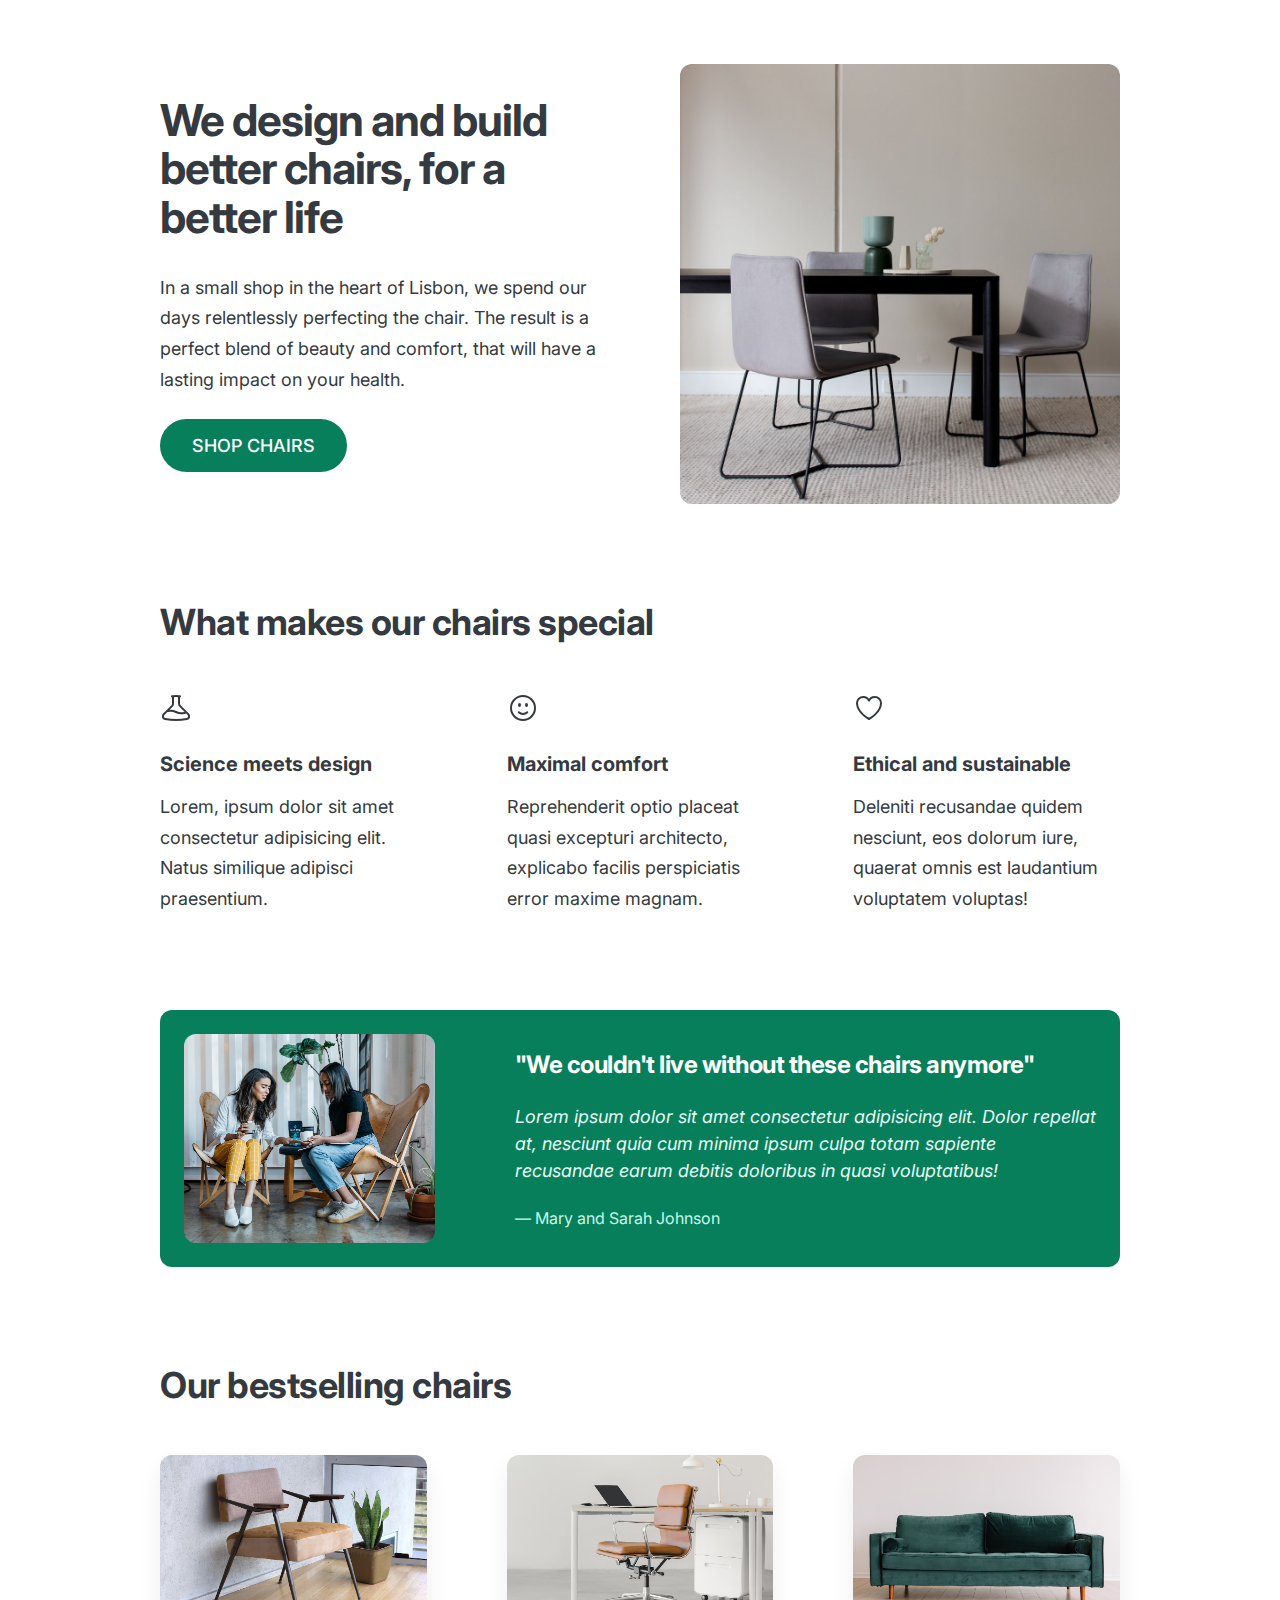
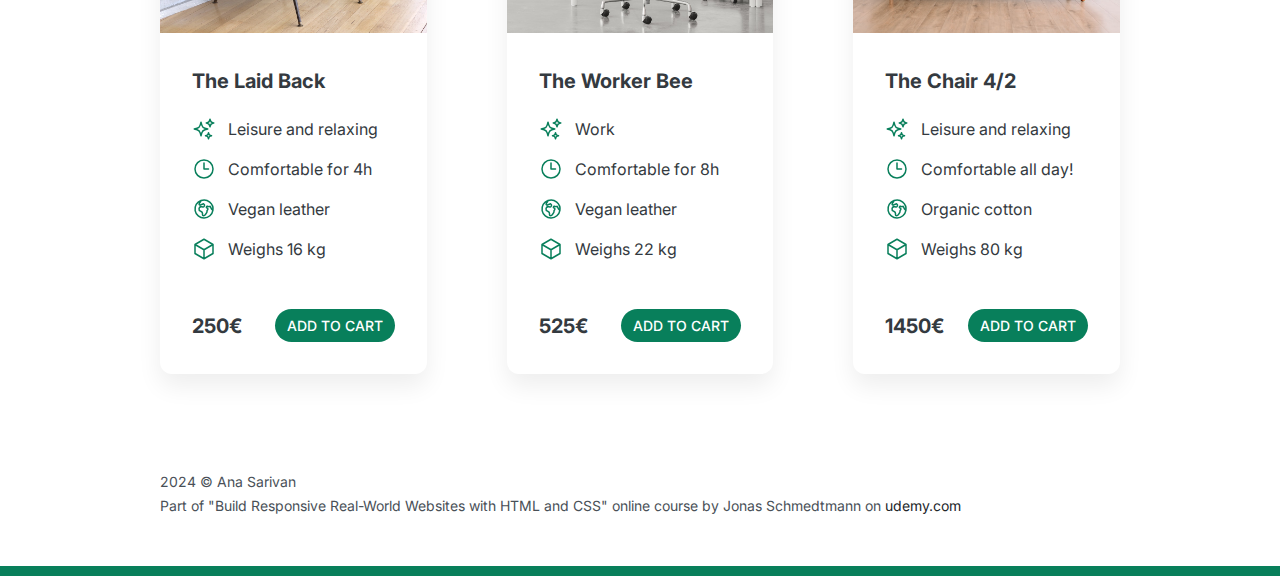
<file: index.html>
<!DOCTYPE html>
<html lang="en">
  <head>
    <meta charset="UTF-8" />
    <meta http-equiv="X-UA-Compatible" content="IE=edge" />
    <meta name="viewport" content="width=device-width, initial-scale=1.0" />
    <link rel="preconnect" href="https://fonts.googleapis.com" />
    <link rel="preconnect" href="https://fonts.gstatic.com" crossorigin />
    <link
      href="https://fonts.googleapis.com/css2?family=Inter:wght@100..900&family=Libre+Baskerville&family=Nunito+Sans:ital,opsz,wght@0,6..12,200..1000;1,6..12,200..1000&display=swap"
      rel="stylesheet"
    />

    <link rel="stylesheet" href="style.css" />
    <title>Chair Shop</title>
  </head>
  <body>
    <div class="container">
      <header>
        <div class="header-text-box">
          <h1>We design and build better chairs, for a better life</h1>
          <p class="header-text">
            In a small shop in the heart of Lisbon, we spend our days
            relentlessly perfecting the chair. The result is a perfect blend of
            beauty and comfort, that will have a lasting impact on your health.
          </p>
          <a class="btn btn--big" href="#">Shop chairs</a>
        </div>
        <img src="img/hero.jpg" alt="Photo" />
      </header>

      <section>
        <h2>What makes our chairs special</h2>
        <div class="grid-3-cols">
          <div>
            <svg
              xmlns="http://www.w3.org/2000/svg"
              fill="none"
              viewBox="0 0 24 24"
              stroke-width="1.5"
              stroke="currentColor"
              class="features-icon"
            >
              <path
                stroke-linecap="round"
                stroke-linejoin="round"
                d="M9.75 3.104v5.714a2.25 2.25 0 0 1-.659 1.591L5 14.5M9.75 3.104c-.251.023-.501.05-.75.082m.75-.082a24.301 24.301 0 0 1 4.5 0m0 0v5.714c0 .597.237 1.17.659 1.591L19.8 15.3M14.25 3.104c.251.023.501.05.75.082M19.8 15.3l-1.57.393A9.065 9.065 0 0 1 12 15a9.065 9.065 0 0 0-6.23-.693L5 14.5m14.8.8 1.402 1.402c1.232 1.232.65 3.318-1.067 3.611A48.309 48.309 0 0 1 12 21c-2.773 0-5.491-.235-8.135-.687-1.718-.293-2.3-2.379-1.067-3.61L5 14.5"
              />
            </svg>

            <p class="features-title"><strong>Science meets design</strong></p>
            <p class="features-text">
              Lorem, ipsum dolor sit amet consectetur adipisicing elit. Natus
              similique adipisci praesentium.
            </p>
          </div>

          <div>
            <svg
              xmlns="http://www.w3.org/2000/svg"
              fill="none"
              viewBox="0 0 24 24"
              stroke-width="1.5"
              stroke="currentColor"
              class="features-icon"
            >
              <path
                stroke-linecap="round"
                stroke-linejoin="round"
                d="M15.182 15.182a4.5 4.5 0 0 1-6.364 0M21 12a9 9 0 1 1-18 0 9 9 0 0 1 18 0ZM9.75 9.75c0 .414-.168.75-.375.75S9 10.164 9 9.75 9.168 9 9.375 9s.375.336.375.75Zm-.375 0h.008v.015h-.008V9.75Zm5.625 0c0 .414-.168.75-.375.75s-.375-.336-.375-.75.168-.75.375-.75.375.336.375.75Zm-.375 0h.008v.015h-.008V9.75Z"
              />
            </svg>

            <p class="features-title">
              <strong>Maximal comfort</strong>
            </p>
            <p class="features-text">
              Reprehenderit optio placeat quasi excepturi architecto, explicabo
              facilis perspiciatis error maxime magnam.
            </p>
          </div>

          <div>
            <svg
              xmlns="http://www.w3.org/2000/svg"
              fill="none"
              viewBox="0 0 24 24"
              stroke-width="1.5"
              stroke="currentColor"
              class="features-icon"
            >
              <path
                stroke-linecap="round"
                stroke-linejoin="round"
                d="M21 8.25c0-2.485-2.099-4.5-4.688-4.5-1.935 0-3.597 1.126-4.312 2.733-.715-1.607-2.377-2.733-4.313-2.733C5.1 3.75 3 5.765 3 8.25c0 7.22 9 12 9 12s9-4.78 9-12Z"
              />
            </svg>

            <p class="features-title">
              <strong>Ethical and sustainable</strong>
            </p>
            <p class="features-text">
              Deleniti recusandae quidem nesciunt, eos dolorum iure, quaerat
              omnis est laudantium voluptatem voluptas!
            </p>
          </div>
        </div>
      </section>

      <section class="testimonial-section">
        <div class="grid-3-cols">
          <img src="img/customers.jpg" alt="People sitting on chairs" />
          <div class="testimonial-box">
            <h2>"We couldn't live without these chairs anymore"</h2>
            <blockquote class="testimonial-text">
              Lorem ipsum dolor sit amet consectetur adipisicing elit. Dolor
              repellat at, nesciunt quia cum minima ipsum culpa totam sapiente
              recusandae earum debitis doloribus in quasi voluptatibus!
            </blockquote>
            <p class="testimonial-author">&mdash; Mary and Sarah Johnson</p>
          </div>
        </div>
      </section>

      <section>
        <h2>Our bestselling chairs</h2>
        <div class="grid-3-cols">
          <figure class="chair">
            <img src="img/chair-1.jpg" alt="Chair" />
            <div class="chair-box">
              <h3>The Laid Back</h3>
              <ul class="chair-details">
                <li>
                  <svg
                    xmlns="http://www.w3.org/2000/svg"
                    fill="none"
                    viewBox="0 0 24 24"
                    stroke-width="1.5"
                    stroke="currentColor"
                    class="chair-icon"
                  >
                    <path
                      stroke-linecap="round"
                      stroke-linejoin="round"
                      d="M9.813 15.904 9 18.75l-.813-2.846a4.5 4.5 0 0 0-3.09-3.09L2.25 12l2.846-.813a4.5 4.5 0 0 0 3.09-3.09L9 5.25l.813 2.846a4.5 4.5 0 0 0 3.09 3.09L15.75 12l-2.846.813a4.5 4.5 0 0 0-3.09 3.09ZM18.259 8.715 18 9.75l-.259-1.035a3.375 3.375 0 0 0-2.455-2.456L14.25 6l1.036-.259a3.375 3.375 0 0 0 2.455-2.456L18 2.25l.259 1.035a3.375 3.375 0 0 0 2.456 2.456L21.75 6l-1.035.259a3.375 3.375 0 0 0-2.456 2.456ZM16.894 20.567 16.5 21.75l-.394-1.183a2.25 2.25 0 0 0-1.423-1.423L13.5 18.75l1.183-.394a2.25 2.25 0 0 0 1.423-1.423l.394-1.183.394 1.183a2.25 2.25 0 0 0 1.423 1.423l1.183.394-1.183.394a2.25 2.25 0 0 0-1.423 1.423Z"
                    />
                  </svg>
                  <span>Leisure and relaxing</span>
                </li>
                <li>
                  <svg
                    xmlns="http://www.w3.org/2000/svg"
                    fill="none"
                    viewBox="0 0 24 24"
                    stroke-width="1.5"
                    stroke="currentColor"
                    class="chair-icon"
                  >
                    <path
                      stroke-linecap="round"
                      stroke-linejoin="round"
                      d="M12 6v6h4.5m4.5 0a9 9 0 1 1-18 0 9 9 0 0 1 18 0Z"
                    />
                  </svg>
                  <span>Comfortable for 4h</span>
                </li>
                <li>
                  <svg
                    xmlns="http://www.w3.org/2000/svg"
                    fill="none"
                    viewBox="0 0 24 24"
                    stroke-width="1.5"
                    stroke="currentColor"
                    class="chair-icon"
                  >
                    <path
                      stroke-linecap="round"
                      stroke-linejoin="round"
                      d="m20.893 13.393-1.135-1.135a2.252 2.252 0 0 1-.421-.585l-1.08-2.16a.414.414 0 0 0-.663-.107.827.827 0 0 1-.812.21l-1.273-.363a.89.89 0 0 0-.738 1.595l.587.39c.59.395.674 1.23.172 1.732l-.2.2c-.212.212-.33.498-.33.796v.41c0 .409-.11.809-.32 1.158l-1.315 2.191a2.11 2.11 0 0 1-1.81 1.025 1.055 1.055 0 0 1-1.055-1.055v-1.172c0-.92-.56-1.747-1.414-2.089l-.655-.261a2.25 2.25 0 0 1-1.383-2.46l.007-.042a2.25 2.25 0 0 1 .29-.787l.09-.15a2.25 2.25 0 0 1 2.37-1.048l1.178.236a1.125 1.125 0 0 0 1.302-.795l.208-.73a1.125 1.125 0 0 0-.578-1.315l-.665-.332-.091.091a2.25 2.25 0 0 1-1.591.659h-.18c-.249 0-.487.1-.662.274a.931.931 0 0 1-1.458-1.137l1.411-2.353a2.25 2.25 0 0 0 .286-.76m11.928 9.869A9 9 0 0 0 8.965 3.525m11.928 9.868A9 9 0 1 1 8.965 3.525"
                    />
                  </svg>
                  <span>Vegan leather</span>
                </li>
                <li>
                  <svg
                    xmlns="http://www.w3.org/2000/svg"
                    fill="none"
                    viewBox="0 0 24 24"
                    stroke-width="1.5"
                    stroke="currentColor"
                    class="chair-icon"
                  >
                    <path
                      stroke-linecap="round"
                      stroke-linejoin="round"
                      d="m21 7.5-9-5.25L3 7.5m18 0-9 5.25m9-5.25v9l-9 5.25M3 7.5l9 5.25M3 7.5v9l9 5.25m0-9v9"
                    />
                  </svg>
                  <span>Weighs 16 kg</span>
                </li>
              </ul>
              <div class="chair-price">
                <strong>250€</strong>
                <a href="#" class="btn btn--small">Add to cart</a>
              </div>
            </div>
          </figure>

          <figure class="chair">
            <img src="img/chair-2.jpg" alt="Chair" />
            <div class="chair-box">
              <h3>The Worker Bee</h3>
              <ul class="chair-details">
                <li>
                  <svg
                    xmlns="http://www.w3.org/2000/svg"
                    fill="none"
                    viewBox="0 0 24 24"
                    stroke-width="1.5"
                    stroke="currentColor"
                    class="chair-icon"
                  >
                    <path
                      stroke-linecap="round"
                      stroke-linejoin="round"
                      d="M9.813 15.904 9 18.75l-.813-2.846a4.5 4.5 0 0 0-3.09-3.09L2.25 12l2.846-.813a4.5 4.5 0 0 0 3.09-3.09L9 5.25l.813 2.846a4.5 4.5 0 0 0 3.09 3.09L15.75 12l-2.846.813a4.5 4.5 0 0 0-3.09 3.09ZM18.259 8.715 18 9.75l-.259-1.035a3.375 3.375 0 0 0-2.455-2.456L14.25 6l1.036-.259a3.375 3.375 0 0 0 2.455-2.456L18 2.25l.259 1.035a3.375 3.375 0 0 0 2.456 2.456L21.75 6l-1.035.259a3.375 3.375 0 0 0-2.456 2.456ZM16.894 20.567 16.5 21.75l-.394-1.183a2.25 2.25 0 0 0-1.423-1.423L13.5 18.75l1.183-.394a2.25 2.25 0 0 0 1.423-1.423l.394-1.183.394 1.183a2.25 2.25 0 0 0 1.423 1.423l1.183.394-1.183.394a2.25 2.25 0 0 0-1.423 1.423Z"
                    />
                  </svg>
                  <span>Work</span>
                </li>
                <li>
                  <svg
                    xmlns="http://www.w3.org/2000/svg"
                    fill="none"
                    viewBox="0 0 24 24"
                    stroke-width="1.5"
                    stroke="currentColor"
                    class="chair-icon"
                  >
                    <path
                      stroke-linecap="round"
                      stroke-linejoin="round"
                      d="M12 6v6h4.5m4.5 0a9 9 0 1 1-18 0 9 9 0 0 1 18 0Z"
                    />
                  </svg>
                  <span>Comfortable for 8h</span>
                </li>
                <li>
                  <svg
                    xmlns="http://www.w3.org/2000/svg"
                    fill="none"
                    viewBox="0 0 24 24"
                    stroke-width="1.5"
                    stroke="currentColor"
                    class="chair-icon"
                  >
                    <path
                      stroke-linecap="round"
                      stroke-linejoin="round"
                      d="m20.893 13.393-1.135-1.135a2.252 2.252 0 0 1-.421-.585l-1.08-2.16a.414.414 0 0 0-.663-.107.827.827 0 0 1-.812.21l-1.273-.363a.89.89 0 0 0-.738 1.595l.587.39c.59.395.674 1.23.172 1.732l-.2.2c-.212.212-.33.498-.33.796v.41c0 .409-.11.809-.32 1.158l-1.315 2.191a2.11 2.11 0 0 1-1.81 1.025 1.055 1.055 0 0 1-1.055-1.055v-1.172c0-.92-.56-1.747-1.414-2.089l-.655-.261a2.25 2.25 0 0 1-1.383-2.46l.007-.042a2.25 2.25 0 0 1 .29-.787l.09-.15a2.25 2.25 0 0 1 2.37-1.048l1.178.236a1.125 1.125 0 0 0 1.302-.795l.208-.73a1.125 1.125 0 0 0-.578-1.315l-.665-.332-.091.091a2.25 2.25 0 0 1-1.591.659h-.18c-.249 0-.487.1-.662.274a.931.931 0 0 1-1.458-1.137l1.411-2.353a2.25 2.25 0 0 0 .286-.76m11.928 9.869A9 9 0 0 0 8.965 3.525m11.928 9.868A9 9 0 1 1 8.965 3.525"
                    />
                  </svg>
                  <span>Vegan leather</span>
                </li>
                <li>
                  <svg
                    xmlns="http://www.w3.org/2000/svg"
                    fill="none"
                    viewBox="0 0 24 24"
                    stroke-width="1.5"
                    stroke="currentColor"
                    class="chair-icon"
                  >
                    <path
                      stroke-linecap="round"
                      stroke-linejoin="round"
                      d="m21 7.5-9-5.25L3 7.5m18 0-9 5.25m9-5.25v9l-9 5.25M3 7.5l9 5.25M3 7.5v9l9 5.25m0-9v9"
                    />
                  </svg>
                  <span>Weighs 22 kg</span>
                </li>
              </ul>
              <div class="chair-price">
                <strong>525€</strong>
                <a href="#" class="btn btn--small">Add to cart</a>
              </div>
            </div>
          </figure>

          <figure class="chair">
            <img src="img/chair-3.jpg" alt="Chair" />
            <div class="chair-box">
              <h3>The Chair 4/2</h3>
              <ul class="chair-details">
                <li>
                  <svg
                    xmlns="http://www.w3.org/2000/svg"
                    fill="none"
                    viewBox="0 0 24 24"
                    stroke-width="1.5"
                    stroke="currentColor"
                    class="chair-icon"
                  >
                    <path
                      stroke-linecap="round"
                      stroke-linejoin="round"
                      d="M9.813 15.904 9 18.75l-.813-2.846a4.5 4.5 0 0 0-3.09-3.09L2.25 12l2.846-.813a4.5 4.5 0 0 0 3.09-3.09L9 5.25l.813 2.846a4.5 4.5 0 0 0 3.09 3.09L15.75 12l-2.846.813a4.5 4.5 0 0 0-3.09 3.09ZM18.259 8.715 18 9.75l-.259-1.035a3.375 3.375 0 0 0-2.455-2.456L14.25 6l1.036-.259a3.375 3.375 0 0 0 2.455-2.456L18 2.25l.259 1.035a3.375 3.375 0 0 0 2.456 2.456L21.75 6l-1.035.259a3.375 3.375 0 0 0-2.456 2.456ZM16.894 20.567 16.5 21.75l-.394-1.183a2.25 2.25 0 0 0-1.423-1.423L13.5 18.75l1.183-.394a2.25 2.25 0 0 0 1.423-1.423l.394-1.183.394 1.183a2.25 2.25 0 0 0 1.423 1.423l1.183.394-1.183.394a2.25 2.25 0 0 0-1.423 1.423Z"
                    />
                  </svg>
                  <span>Leisure and relaxing</span>
                </li>
                <li>
                  <svg
                    xmlns="http://www.w3.org/2000/svg"
                    fill="none"
                    viewBox="0 0 24 24"
                    stroke-width="1.5"
                    stroke="currentColor"
                    class="chair-icon"
                  >
                    <path
                      stroke-linecap="round"
                      stroke-linejoin="round"
                      d="M12 6v6h4.5m4.5 0a9 9 0 1 1-18 0 9 9 0 0 1 18 0Z"
                    />
                  </svg>
                  <span>Comfortable all day!</span>
                </li>
                <li>
                  <svg
                    xmlns="http://www.w3.org/2000/svg"
                    fill="none"
                    viewBox="0 0 24 24"
                    stroke-width="1.5"
                    stroke="currentColor"
                    class="chair-icon"
                  >
                    <path
                      stroke-linecap="round"
                      stroke-linejoin="round"
                      d="m20.893 13.393-1.135-1.135a2.252 2.252 0 0 1-.421-.585l-1.08-2.16a.414.414 0 0 0-.663-.107.827.827 0 0 1-.812.21l-1.273-.363a.89.89 0 0 0-.738 1.595l.587.39c.59.395.674 1.23.172 1.732l-.2.2c-.212.212-.33.498-.33.796v.41c0 .409-.11.809-.32 1.158l-1.315 2.191a2.11 2.11 0 0 1-1.81 1.025 1.055 1.055 0 0 1-1.055-1.055v-1.172c0-.92-.56-1.747-1.414-2.089l-.655-.261a2.25 2.25 0 0 1-1.383-2.46l.007-.042a2.25 2.25 0 0 1 .29-.787l.09-.15a2.25 2.25 0 0 1 2.37-1.048l1.178.236a1.125 1.125 0 0 0 1.302-.795l.208-.73a1.125 1.125 0 0 0-.578-1.315l-.665-.332-.091.091a2.25 2.25 0 0 1-1.591.659h-.18c-.249 0-.487.1-.662.274a.931.931 0 0 1-1.458-1.137l1.411-2.353a2.25 2.25 0 0 0 .286-.76m11.928 9.869A9 9 0 0 0 8.965 3.525m11.928 9.868A9 9 0 1 1 8.965 3.525"
                    />
                  </svg>
                  <span>Organic cotton</span>
                </li>
                <li>
                  <svg
                    xmlns="http://www.w3.org/2000/svg"
                    fill="none"
                    viewBox="0 0 24 24"
                    stroke-width="1.5"
                    stroke="currentColor"
                    class="chair-icon"
                  >
                    <path
                      stroke-linecap="round"
                      stroke-linejoin="round"
                      d="m21 7.5-9-5.25L3 7.5m18 0-9 5.25m9-5.25v9l-9 5.25M3 7.5l9 5.25M3 7.5v9l9 5.25m0-9v9"
                    />
                  </svg>
                  <span>Weighs 80 kg</span>
                </li>
              </ul>
              <div class="chair-price">
                <strong>1450€</strong>
                <a href="#" class="btn btn--small">Add to cart</a>
              </div>
            </div>
          </figure>
        </div>
      </section>

      <footer>
        2024 &copy; Ana Sarivan<br />
        Part of "Build Responsive Real-World Websites with HTML and CSS" online
        course by Jonas Schmedtmann on
        <a
          class="course-link"
          href="https://www.udemy.com/course/design-and-develop-a-killer-website-with-html5-and-css3/?couponCode=KEEPLEARNING"
          target="_blank"
          >udemy.com</a
        >
      </footer>
    </div>
  </body>
</html>
</file>
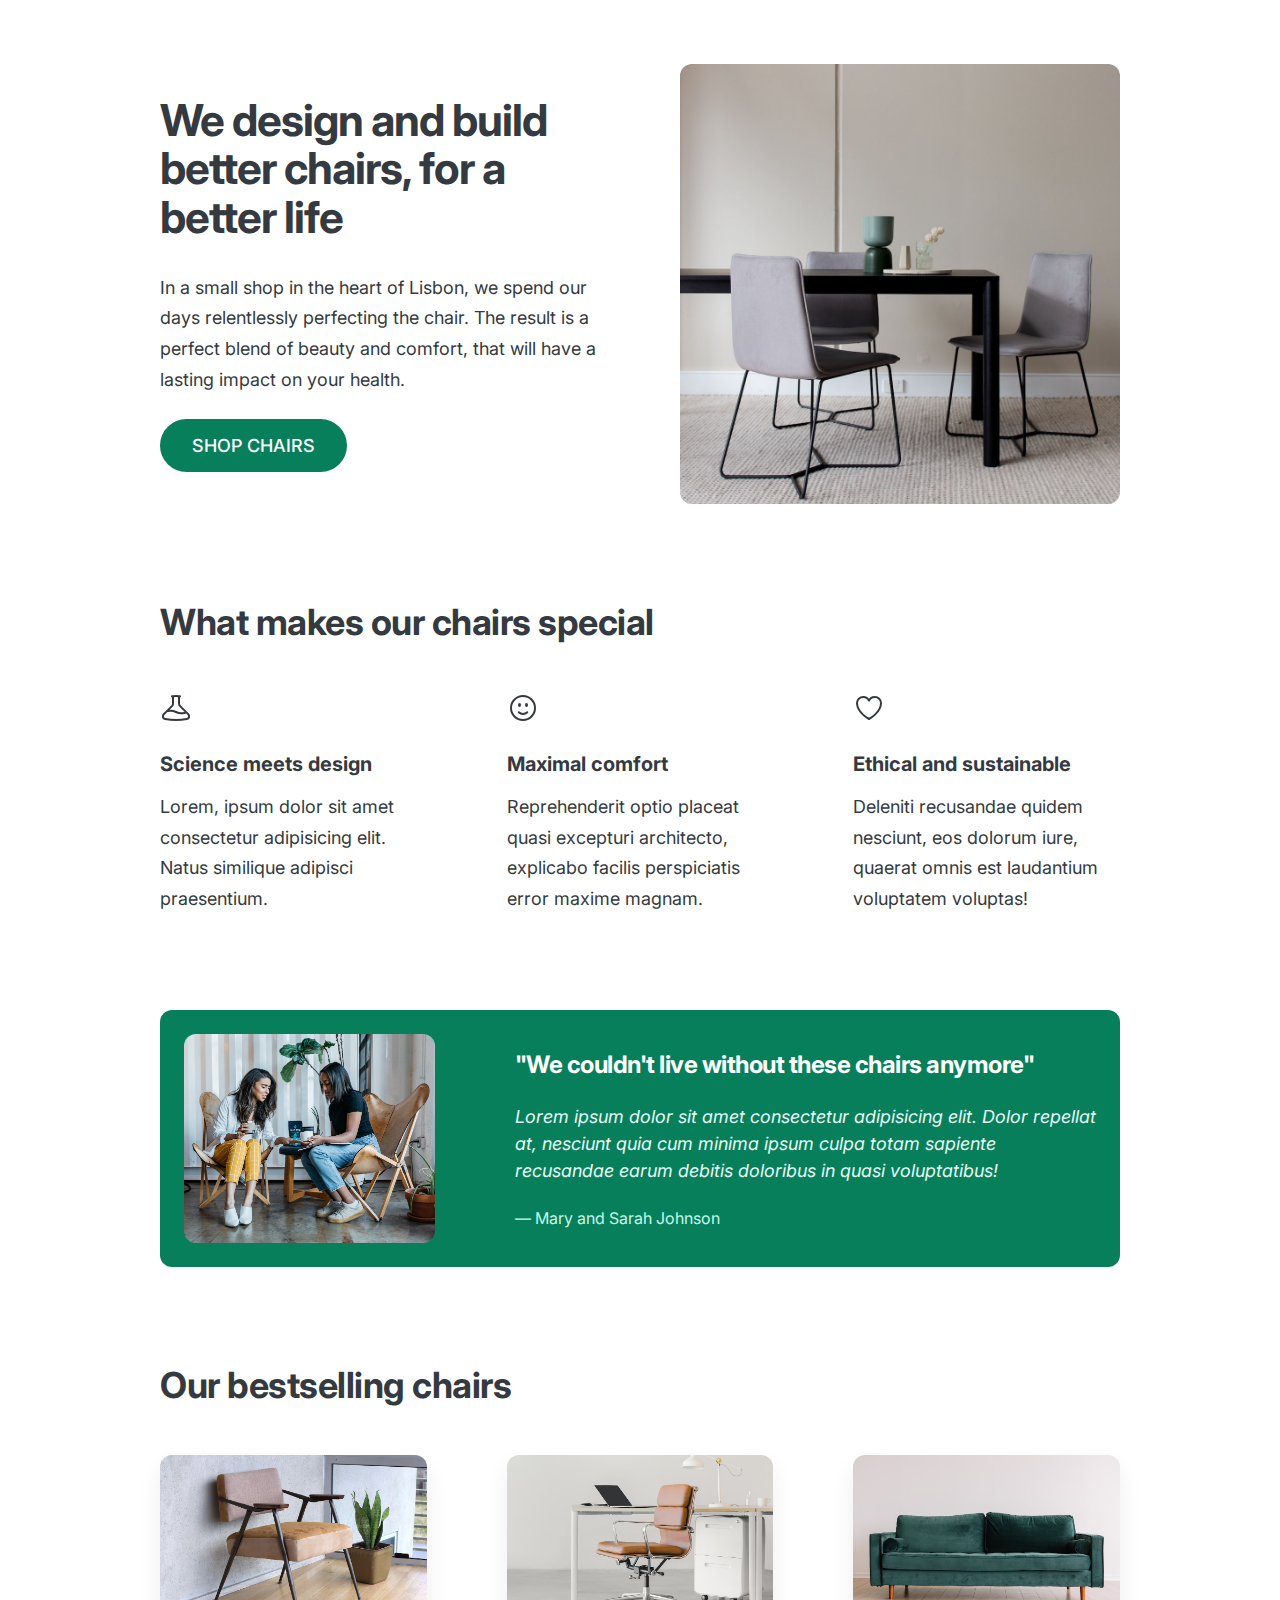
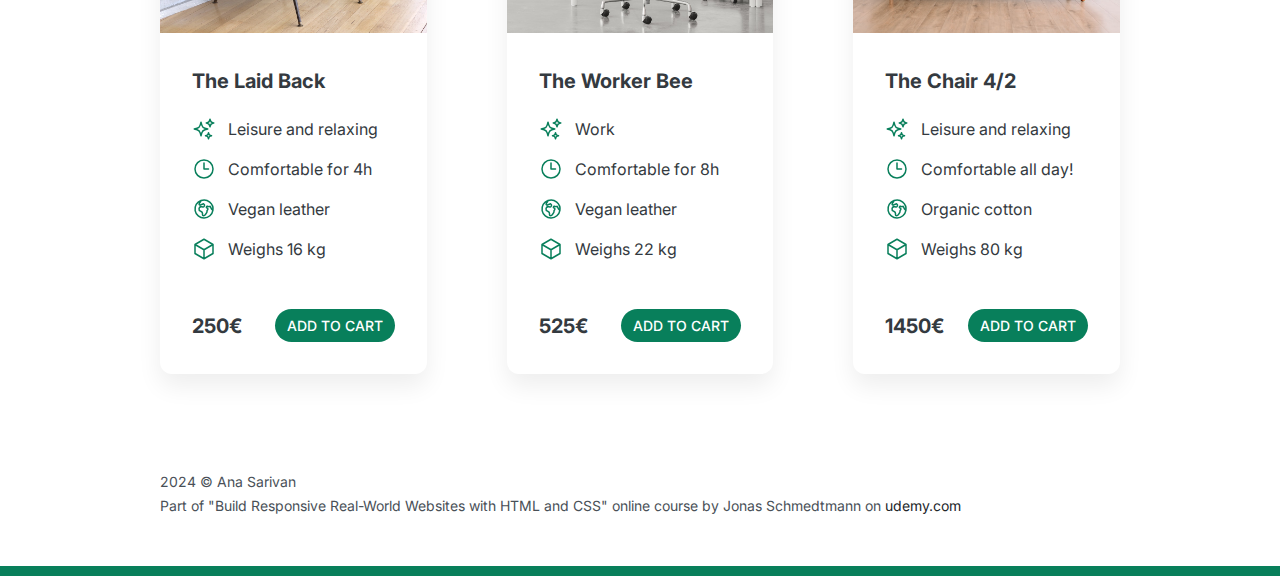
<file: idex.html>
<!DOCTYPE html>
<html lang="en">
  <head>
    <meta charset="UTF-8" />
    <meta http-equiv="X-UA-Compatible" content="IE=edge" />
    <meta name="viewport" content="width=device-width, initial-scale=1.0" />
    <link rel="preconnect" href="https://fonts.googleapis.com" />
    <link rel="preconnect" href="https://fonts.gstatic.com" crossorigin />
    <link
      href="https://fonts.googleapis.com/css2?family=Inter:wght@100..900&family=Libre+Baskerville&family=Nunito+Sans:ital,opsz,wght@0,6..12,200..1000;1,6..12,200..1000&display=swap"
      rel="stylesheet"
    />

    <link rel="stylesheet" href="style.css" />
    <title>Lisbon Chair Shop</title>
  </head>
  <body>
    <div class="container">
      <header>
        <div class="header-text-box">
          <h1>We design and build better chairs, for a better life</h1>
          <p class="header-text">
            In a small shop in the heart of Lisbon, we spend our days
            relentlessly perfecting the chair. The result is a perfect blend of
            beauty and comfort, that will have a lasting impact on your health.
          </p>
          <a class="btn btn--big" href="#">Shop chairs</a>
        </div>
        <img src="img/hero.jpg" alt="Photo" />
      </header>

      <section>
        <h2>What makes our chairs special</h2>
        <div class="grid-3-cols">
          <div>
            <svg
              xmlns="http://www.w3.org/2000/svg"
              fill="none"
              viewBox="0 0 24 24"
              stroke-width="1.5"
              stroke="currentColor"
              class="features-icon"
            >
              <path
                stroke-linecap="round"
                stroke-linejoin="round"
                d="M9.75 3.104v5.714a2.25 2.25 0 0 1-.659 1.591L5 14.5M9.75 3.104c-.251.023-.501.05-.75.082m.75-.082a24.301 24.301 0 0 1 4.5 0m0 0v5.714c0 .597.237 1.17.659 1.591L19.8 15.3M14.25 3.104c.251.023.501.05.75.082M19.8 15.3l-1.57.393A9.065 9.065 0 0 1 12 15a9.065 9.065 0 0 0-6.23-.693L5 14.5m14.8.8 1.402 1.402c1.232 1.232.65 3.318-1.067 3.611A48.309 48.309 0 0 1 12 21c-2.773 0-5.491-.235-8.135-.687-1.718-.293-2.3-2.379-1.067-3.61L5 14.5"
              />
            </svg>

            <p class="features-title"><strong>Science meets design</strong></p>
            <p class="features-text">
              Lorem, ipsum dolor sit amet consectetur adipisicing elit. Natus
              similique adipisci praesentium.
            </p>
          </div>

          <div>
            <svg
              xmlns="http://www.w3.org/2000/svg"
              fill="none"
              viewBox="0 0 24 24"
              stroke-width="1.5"
              stroke="currentColor"
              class="features-icon"
            >
              <path
                stroke-linecap="round"
                stroke-linejoin="round"
                d="M15.182 15.182a4.5 4.5 0 0 1-6.364 0M21 12a9 9 0 1 1-18 0 9 9 0 0 1 18 0ZM9.75 9.75c0 .414-.168.75-.375.75S9 10.164 9 9.75 9.168 9 9.375 9s.375.336.375.75Zm-.375 0h.008v.015h-.008V9.75Zm5.625 0c0 .414-.168.75-.375.75s-.375-.336-.375-.75.168-.75.375-.75.375.336.375.75Zm-.375 0h.008v.015h-.008V9.75Z"
              />
            </svg>

            <p class="features-title">
              <strong>Maximal comfort</strong>
            </p>
            <p class="features-text">
              Reprehenderit optio placeat quasi excepturi architecto, explicabo
              facilis perspiciatis error maxime magnam.
            </p>
          </div>

          <div>
            <svg
              xmlns="http://www.w3.org/2000/svg"
              fill="none"
              viewBox="0 0 24 24"
              stroke-width="1.5"
              stroke="currentColor"
              class="features-icon"
            >
              <path
                stroke-linecap="round"
                stroke-linejoin="round"
                d="M21 8.25c0-2.485-2.099-4.5-4.688-4.5-1.935 0-3.597 1.126-4.312 2.733-.715-1.607-2.377-2.733-4.313-2.733C5.1 3.75 3 5.765 3 8.25c0 7.22 9 12 9 12s9-4.78 9-12Z"
              />
            </svg>

            <p class="features-title">
              <strong>Ethical and sustainable</strong>
            </p>
            <p class="features-text">
              Deleniti recusandae quidem nesciunt, eos dolorum iure, quaerat
              omnis est laudantium voluptatem voluptas!
            </p>
          </div>
        </div>
      </section>

      <section class="testimonial-section">
        <div class="grid-3-cols">
          <img src="img/customers.jpg" alt="People sitting on chairs" />
          <div class="testimonial-box">
            <h2>"We couldn't live without these chairs anymore"</h2>
            <blockquote class="testimonial-text">
              Lorem ipsum dolor sit amet consectetur adipisicing elit. Dolor
              repellat at, nesciunt quia cum minima ipsum culpa totam sapiente
              recusandae earum debitis doloribus in quasi voluptatibus!
            </blockquote>
            <p class="testimonial-author">&mdash; Mary and Sarah Johnson</p>
          </div>
        </div>
      </section>

      <section>
        <h2>Our bestselling chairs</h2>
        <div class="grid-3-cols">
          <figure class="chair">
            <img src="img/chair-1.jpg" alt="Chair" />
            <div class="chair-box">
              <h3>The Laid Back</h3>
              <ul class="chair-details">
                <li>
                  <svg
                    xmlns="http://www.w3.org/2000/svg"
                    fill="none"
                    viewBox="0 0 24 24"
                    stroke-width="1.5"
                    stroke="currentColor"
                    class="chair-icon"
                  >
                    <path
                      stroke-linecap="round"
                      stroke-linejoin="round"
                      d="M9.813 15.904 9 18.75l-.813-2.846a4.5 4.5 0 0 0-3.09-3.09L2.25 12l2.846-.813a4.5 4.5 0 0 0 3.09-3.09L9 5.25l.813 2.846a4.5 4.5 0 0 0 3.09 3.09L15.75 12l-2.846.813a4.5 4.5 0 0 0-3.09 3.09ZM18.259 8.715 18 9.75l-.259-1.035a3.375 3.375 0 0 0-2.455-2.456L14.25 6l1.036-.259a3.375 3.375 0 0 0 2.455-2.456L18 2.25l.259 1.035a3.375 3.375 0 0 0 2.456 2.456L21.75 6l-1.035.259a3.375 3.375 0 0 0-2.456 2.456ZM16.894 20.567 16.5 21.75l-.394-1.183a2.25 2.25 0 0 0-1.423-1.423L13.5 18.75l1.183-.394a2.25 2.25 0 0 0 1.423-1.423l.394-1.183.394 1.183a2.25 2.25 0 0 0 1.423 1.423l1.183.394-1.183.394a2.25 2.25 0 0 0-1.423 1.423Z"
                    />
                  </svg>
                  <span>Leisure and relaxing</span>
                </li>
                <li>
                  <svg
                    xmlns="http://www.w3.org/2000/svg"
                    fill="none"
                    viewBox="0 0 24 24"
                    stroke-width="1.5"
                    stroke="currentColor"
                    class="chair-icon"
                  >
                    <path
                      stroke-linecap="round"
                      stroke-linejoin="round"
                      d="M12 6v6h4.5m4.5 0a9 9 0 1 1-18 0 9 9 0 0 1 18 0Z"
                    />
                  </svg>
                  <span>Comfortable for 4h</span>
                </li>
                <li>
                  <svg
                    xmlns="http://www.w3.org/2000/svg"
                    fill="none"
                    viewBox="0 0 24 24"
                    stroke-width="1.5"
                    stroke="currentColor"
                    class="chair-icon"
                  >
                    <path
                      stroke-linecap="round"
                      stroke-linejoin="round"
                      d="m20.893 13.393-1.135-1.135a2.252 2.252 0 0 1-.421-.585l-1.08-2.16a.414.414 0 0 0-.663-.107.827.827 0 0 1-.812.21l-1.273-.363a.89.89 0 0 0-.738 1.595l.587.39c.59.395.674 1.23.172 1.732l-.2.2c-.212.212-.33.498-.33.796v.41c0 .409-.11.809-.32 1.158l-1.315 2.191a2.11 2.11 0 0 1-1.81 1.025 1.055 1.055 0 0 1-1.055-1.055v-1.172c0-.92-.56-1.747-1.414-2.089l-.655-.261a2.25 2.25 0 0 1-1.383-2.46l.007-.042a2.25 2.25 0 0 1 .29-.787l.09-.15a2.25 2.25 0 0 1 2.37-1.048l1.178.236a1.125 1.125 0 0 0 1.302-.795l.208-.73a1.125 1.125 0 0 0-.578-1.315l-.665-.332-.091.091a2.25 2.25 0 0 1-1.591.659h-.18c-.249 0-.487.1-.662.274a.931.931 0 0 1-1.458-1.137l1.411-2.353a2.25 2.25 0 0 0 .286-.76m11.928 9.869A9 9 0 0 0 8.965 3.525m11.928 9.868A9 9 0 1 1 8.965 3.525"
                    />
                  </svg>
                  <span>Vegan leather</span>
                </li>
                <li>
                  <svg
                    xmlns="http://www.w3.org/2000/svg"
                    fill="none"
                    viewBox="0 0 24 24"
                    stroke-width="1.5"
                    stroke="currentColor"
                    class="chair-icon"
                  >
                    <path
                      stroke-linecap="round"
                      stroke-linejoin="round"
                      d="m21 7.5-9-5.25L3 7.5m18 0-9 5.25m9-5.25v9l-9 5.25M3 7.5l9 5.25M3 7.5v9l9 5.25m0-9v9"
                    />
                  </svg>
                  <span>Weighs 16 kg</span>
                </li>
              </ul>
              <div class="chair-price">
                <strong>250€</strong>
                <a href="#" class="btn btn--small">Add to cart</a>
              </div>
            </div>
          </figure>

          <figure class="chair">
            <img src="img/chair-2.jpg" alt="Chair" />
            <div class="chair-box">
              <h3>The Worker Bee</h3>
              <ul class="chair-details">
                <li>
                  <svg
                    xmlns="http://www.w3.org/2000/svg"
                    fill="none"
                    viewBox="0 0 24 24"
                    stroke-width="1.5"
                    stroke="currentColor"
                    class="chair-icon"
                  >
                    <path
                      stroke-linecap="round"
                      stroke-linejoin="round"
                      d="M9.813 15.904 9 18.75l-.813-2.846a4.5 4.5 0 0 0-3.09-3.09L2.25 12l2.846-.813a4.5 4.5 0 0 0 3.09-3.09L9 5.25l.813 2.846a4.5 4.5 0 0 0 3.09 3.09L15.75 12l-2.846.813a4.5 4.5 0 0 0-3.09 3.09ZM18.259 8.715 18 9.75l-.259-1.035a3.375 3.375 0 0 0-2.455-2.456L14.25 6l1.036-.259a3.375 3.375 0 0 0 2.455-2.456L18 2.25l.259 1.035a3.375 3.375 0 0 0 2.456 2.456L21.75 6l-1.035.259a3.375 3.375 0 0 0-2.456 2.456ZM16.894 20.567 16.5 21.75l-.394-1.183a2.25 2.25 0 0 0-1.423-1.423L13.5 18.75l1.183-.394a2.25 2.25 0 0 0 1.423-1.423l.394-1.183.394 1.183a2.25 2.25 0 0 0 1.423 1.423l1.183.394-1.183.394a2.25 2.25 0 0 0-1.423 1.423Z"
                    />
                  </svg>
                  <span>Work</span>
                </li>
                <li>
                  <svg
                    xmlns="http://www.w3.org/2000/svg"
                    fill="none"
                    viewBox="0 0 24 24"
                    stroke-width="1.5"
                    stroke="currentColor"
                    class="chair-icon"
                  >
                    <path
                      stroke-linecap="round"
                      stroke-linejoin="round"
                      d="M12 6v6h4.5m4.5 0a9 9 0 1 1-18 0 9 9 0 0 1 18 0Z"
                    />
                  </svg>
                  <span>Comfortable for 8h</span>
                </li>
                <li>
                  <svg
                    xmlns="http://www.w3.org/2000/svg"
                    fill="none"
                    viewBox="0 0 24 24"
                    stroke-width="1.5"
                    stroke="currentColor"
                    class="chair-icon"
                  >
                    <path
                      stroke-linecap="round"
                      stroke-linejoin="round"
                      d="m20.893 13.393-1.135-1.135a2.252 2.252 0 0 1-.421-.585l-1.08-2.16a.414.414 0 0 0-.663-.107.827.827 0 0 1-.812.21l-1.273-.363a.89.89 0 0 0-.738 1.595l.587.39c.59.395.674 1.23.172 1.732l-.2.2c-.212.212-.33.498-.33.796v.41c0 .409-.11.809-.32 1.158l-1.315 2.191a2.11 2.11 0 0 1-1.81 1.025 1.055 1.055 0 0 1-1.055-1.055v-1.172c0-.92-.56-1.747-1.414-2.089l-.655-.261a2.25 2.25 0 0 1-1.383-2.46l.007-.042a2.25 2.25 0 0 1 .29-.787l.09-.15a2.25 2.25 0 0 1 2.37-1.048l1.178.236a1.125 1.125 0 0 0 1.302-.795l.208-.73a1.125 1.125 0 0 0-.578-1.315l-.665-.332-.091.091a2.25 2.25 0 0 1-1.591.659h-.18c-.249 0-.487.1-.662.274a.931.931 0 0 1-1.458-1.137l1.411-2.353a2.25 2.25 0 0 0 .286-.76m11.928 9.869A9 9 0 0 0 8.965 3.525m11.928 9.868A9 9 0 1 1 8.965 3.525"
                    />
                  </svg>
                  <span>Vegan leather</span>
                </li>
                <li>
                  <svg
                    xmlns="http://www.w3.org/2000/svg"
                    fill="none"
                    viewBox="0 0 24 24"
                    stroke-width="1.5"
                    stroke="currentColor"
                    class="chair-icon"
                  >
                    <path
                      stroke-linecap="round"
                      stroke-linejoin="round"
                      d="m21 7.5-9-5.25L3 7.5m18 0-9 5.25m9-5.25v9l-9 5.25M3 7.5l9 5.25M3 7.5v9l9 5.25m0-9v9"
                    />
                  </svg>
                  <span>Weighs 22 kg</span>
                </li>
              </ul>
              <div class="chair-price">
                <strong>525€</strong>
                <a href="#" class="btn btn--small">Add to cart</a>
              </div>
            </div>
          </figure>

          <figure class="chair">
            <img src="img/chair-3.jpg" alt="Chair" />
            <div class="chair-box">
              <h3>The Chair 4/2</h3>
              <ul class="chair-details">
                <li>
                  <svg
                    xmlns="http://www.w3.org/2000/svg"
                    fill="none"
                    viewBox="0 0 24 24"
                    stroke-width="1.5"
                    stroke="currentColor"
                    class="chair-icon"
                  >
                    <path
                      stroke-linecap="round"
                      stroke-linejoin="round"
                      d="M9.813 15.904 9 18.75l-.813-2.846a4.5 4.5 0 0 0-3.09-3.09L2.25 12l2.846-.813a4.5 4.5 0 0 0 3.09-3.09L9 5.25l.813 2.846a4.5 4.5 0 0 0 3.09 3.09L15.75 12l-2.846.813a4.5 4.5 0 0 0-3.09 3.09ZM18.259 8.715 18 9.75l-.259-1.035a3.375 3.375 0 0 0-2.455-2.456L14.25 6l1.036-.259a3.375 3.375 0 0 0 2.455-2.456L18 2.25l.259 1.035a3.375 3.375 0 0 0 2.456 2.456L21.75 6l-1.035.259a3.375 3.375 0 0 0-2.456 2.456ZM16.894 20.567 16.5 21.75l-.394-1.183a2.25 2.25 0 0 0-1.423-1.423L13.5 18.75l1.183-.394a2.25 2.25 0 0 0 1.423-1.423l.394-1.183.394 1.183a2.25 2.25 0 0 0 1.423 1.423l1.183.394-1.183.394a2.25 2.25 0 0 0-1.423 1.423Z"
                    />
                  </svg>
                  <span>Leisure and relaxing</span>
                </li>
                <li>
                  <svg
                    xmlns="http://www.w3.org/2000/svg"
                    fill="none"
                    viewBox="0 0 24 24"
                    stroke-width="1.5"
                    stroke="currentColor"
                    class="chair-icon"
                  >
                    <path
                      stroke-linecap="round"
                      stroke-linejoin="round"
                      d="M12 6v6h4.5m4.5 0a9 9 0 1 1-18 0 9 9 0 0 1 18 0Z"
                    />
                  </svg>
                  <span>Comfortable all day!</span>
                </li>
                <li>
                  <svg
                    xmlns="http://www.w3.org/2000/svg"
                    fill="none"
                    viewBox="0 0 24 24"
                    stroke-width="1.5"
                    stroke="currentColor"
                    class="chair-icon"
                  >
                    <path
                      stroke-linecap="round"
                      stroke-linejoin="round"
                      d="m20.893 13.393-1.135-1.135a2.252 2.252 0 0 1-.421-.585l-1.08-2.16a.414.414 0 0 0-.663-.107.827.827 0 0 1-.812.21l-1.273-.363a.89.89 0 0 0-.738 1.595l.587.39c.59.395.674 1.23.172 1.732l-.2.2c-.212.212-.33.498-.33.796v.41c0 .409-.11.809-.32 1.158l-1.315 2.191a2.11 2.11 0 0 1-1.81 1.025 1.055 1.055 0 0 1-1.055-1.055v-1.172c0-.92-.56-1.747-1.414-2.089l-.655-.261a2.25 2.25 0 0 1-1.383-2.46l.007-.042a2.25 2.25 0 0 1 .29-.787l.09-.15a2.25 2.25 0 0 1 2.37-1.048l1.178.236a1.125 1.125 0 0 0 1.302-.795l.208-.73a1.125 1.125 0 0 0-.578-1.315l-.665-.332-.091.091a2.25 2.25 0 0 1-1.591.659h-.18c-.249 0-.487.1-.662.274a.931.931 0 0 1-1.458-1.137l1.411-2.353a2.25 2.25 0 0 0 .286-.76m11.928 9.869A9 9 0 0 0 8.965 3.525m11.928 9.868A9 9 0 1 1 8.965 3.525"
                    />
                  </svg>
                  <span>Organic cotton</span>
                </li>
                <li>
                  <svg
                    xmlns="http://www.w3.org/2000/svg"
                    fill="none"
                    viewBox="0 0 24 24"
                    stroke-width="1.5"
                    stroke="currentColor"
                    class="chair-icon"
                  >
                    <path
                      stroke-linecap="round"
                      stroke-linejoin="round"
                      d="m21 7.5-9-5.25L3 7.5m18 0-9 5.25m9-5.25v9l-9 5.25M3 7.5l9 5.25M3 7.5v9l9 5.25m0-9v9"
                    />
                  </svg>
                  <span>Weighs 80 kg</span>
                </li>
              </ul>
              <div class="chair-price">
                <strong>1450€</strong>
                <a href="#" class="btn btn--small">Add to cart</a>
              </div>
            </div>
          </figure>
        </div>
      </section>

      <footer>
        2024 &copy; Ana Sarivan<br />
        Part of "Build Responsive Real-World Websites with HTML and CSS" online
        course by Jonas Schmedtmann on
        <a
          class="course-link"
          href="https://www.udemy.com/course/design-and-develop-a-killer-website-with-html5-and-css3/?couponCode=KEEPLEARNING"
          target="_blank"
          >udemy.com</a
        >
      </footer>
    </div>
  </body>
</html>
</file>
<file: style.css>
/*
SPACING SYSTEM (px)
2 / 4 / 8 / 12 / 16 / 24 / 32 / 48 / 64 / 80 / 96 / 128

FONT SIZE SYSTEM (px)
10 / 12 / 14 / 16 / 18 / 20 / 24 / 30 / 36 / 44 / 52 / 62 / 74 / 86 / 98
*/

/*  MAIN COLOR: #087f5b 
GRAY COLOR: #343a40
*/

* {
    margin: 0;
    padding: 0;
    box-sizing: border-box;
  }
  
  /* ------------------------ */
  /* GENERAL STYLES */
  /* ------------------------ */
  body {
    font-family: 'Inter', sans-serif;
    color: #343a40;
    border-bottom: 10px solid #087f5b;
  }
  
  .container {
    width: 960px;
    margin: 0 auto;
  }
  
  header,
  section {
    margin-bottom: 96px;
  }
  
  h2 {
    margin-bottom: 48px;
    font-size: 36px;
    letter-spacing: -0.5px;
  }
  
  .grid-3-cols {
    display: grid;
    grid-template-columns: repeat(3, 1fr);
    column-gap: 80px;
  }

  .btn:link,
  .btn:visited {
    background-color: #087f5b;
    color: #fff;
    text-decoration: none;
    text-transform: uppercase;
    font-weight: 500;
    display: inline-block;
    border-radius: 100px;
  }

  .btn:hover,
  .btn:active {
    background-color: #099268;
  } 
  .btn--big {
    font-size: 18px;
    padding: 16px 32px;
  }

  .btn--small {
    font-size: 14px;
    padding: 8px 12px;
  }
  
  /* ------------------------ */
  /* COMPONENT STYLES */
  /* ------------------------ */
  
  /* HEADER */
  header {
    display: grid;
    grid-template-columns: repeat(2, 1fr);
    column-gap: 80px;
    margin-top: 64px;
  }
  
  .header-text-box {
    align-self: center;
  }
  
  h1 {
    margin-bottom: 32px;
    font-size: 44px;
    line-height: 1.1;
    letter-spacing: -1px;
  }
  
  .header-text {
    margin-bottom: 24px;
    font-size: 18px;
    line-height: 1.7;
  }
  
  img {
    width: 100%;
    border-radius: 12px;
  }
  
  /* FEATURES */
  .features-icon {
    stroke: #343a40;
    width: 32px;
    height: 32px;
    margin-bottom: 24px;
  }
  
  .features-title {
    margin-bottom: 16px;
    font-size: 20px;
  }
  
  .features-text {
    font-size: 18px;
    line-height: 1.7;
  }
  
  /* TESTIMONIAL */
  .testimonial-section {
    background-color: #087f5b;
    padding: 24px;
    color: #fff;
    border-radius: 12px;
  }
  
  .testimonial-box {
    grid-column: 2 / -1;
    align-self: center;
  }
  
  .testimonial-box h2 {
    margin-bottom: 24px;
    font-size: 24px;
  }
  
  .testimonial-text {
    font-style: italic;
    margin-bottom: 24px;
    font-size: 18px;
    line-height: 1.5;
    color: #e6fcf5;
  }

  .testimonial-author {
    color: #c3fae8;
  }
  
  /* CHAIRS */
  .chair {
    box-shadow: 0 12px 24px 0 rgba(0, 0, 0, 0.07);
    border-radius: 12px;
  }

  .chair img {
    border-bottom-left-radius: 0;
    border-bottom-right-radius: 0;
  }
  .chair-box {
    padding: 32px;
  }
  
  h3 {
    margin-bottom: 24px;
    font-size: 20px;
  }
  
  .chair-details {
    list-style: none;
    margin-bottom: 48px;
  }
  
  .chair-details li {
    display: flex;
    align-items: center;
    gap: 12px;
    margin-bottom: 16px;

  }
  
  .chair-details li:last-child {
    margin-bottom: 0;
  }
  
  .chair-icon {
    width: 24px;
    height: 24px;
    stroke: #087f5b;
  }
  
  .chair-price {
    display: flex;
    justify-content: space-between;
    align-items: center;
    font-size: 20px;
  }
  
  footer {
    margin-bottom: 48px;
    font-size: 14px;
    line-height: 1.7;
    color: #495057;
  }

  .course-link:link,
  .course-link:visited {
    text-decoration: none;
    color: #212529;
  }

  .course-link:hover,
  .course-link:active {
    color: #e8590c;
  }
</file>
